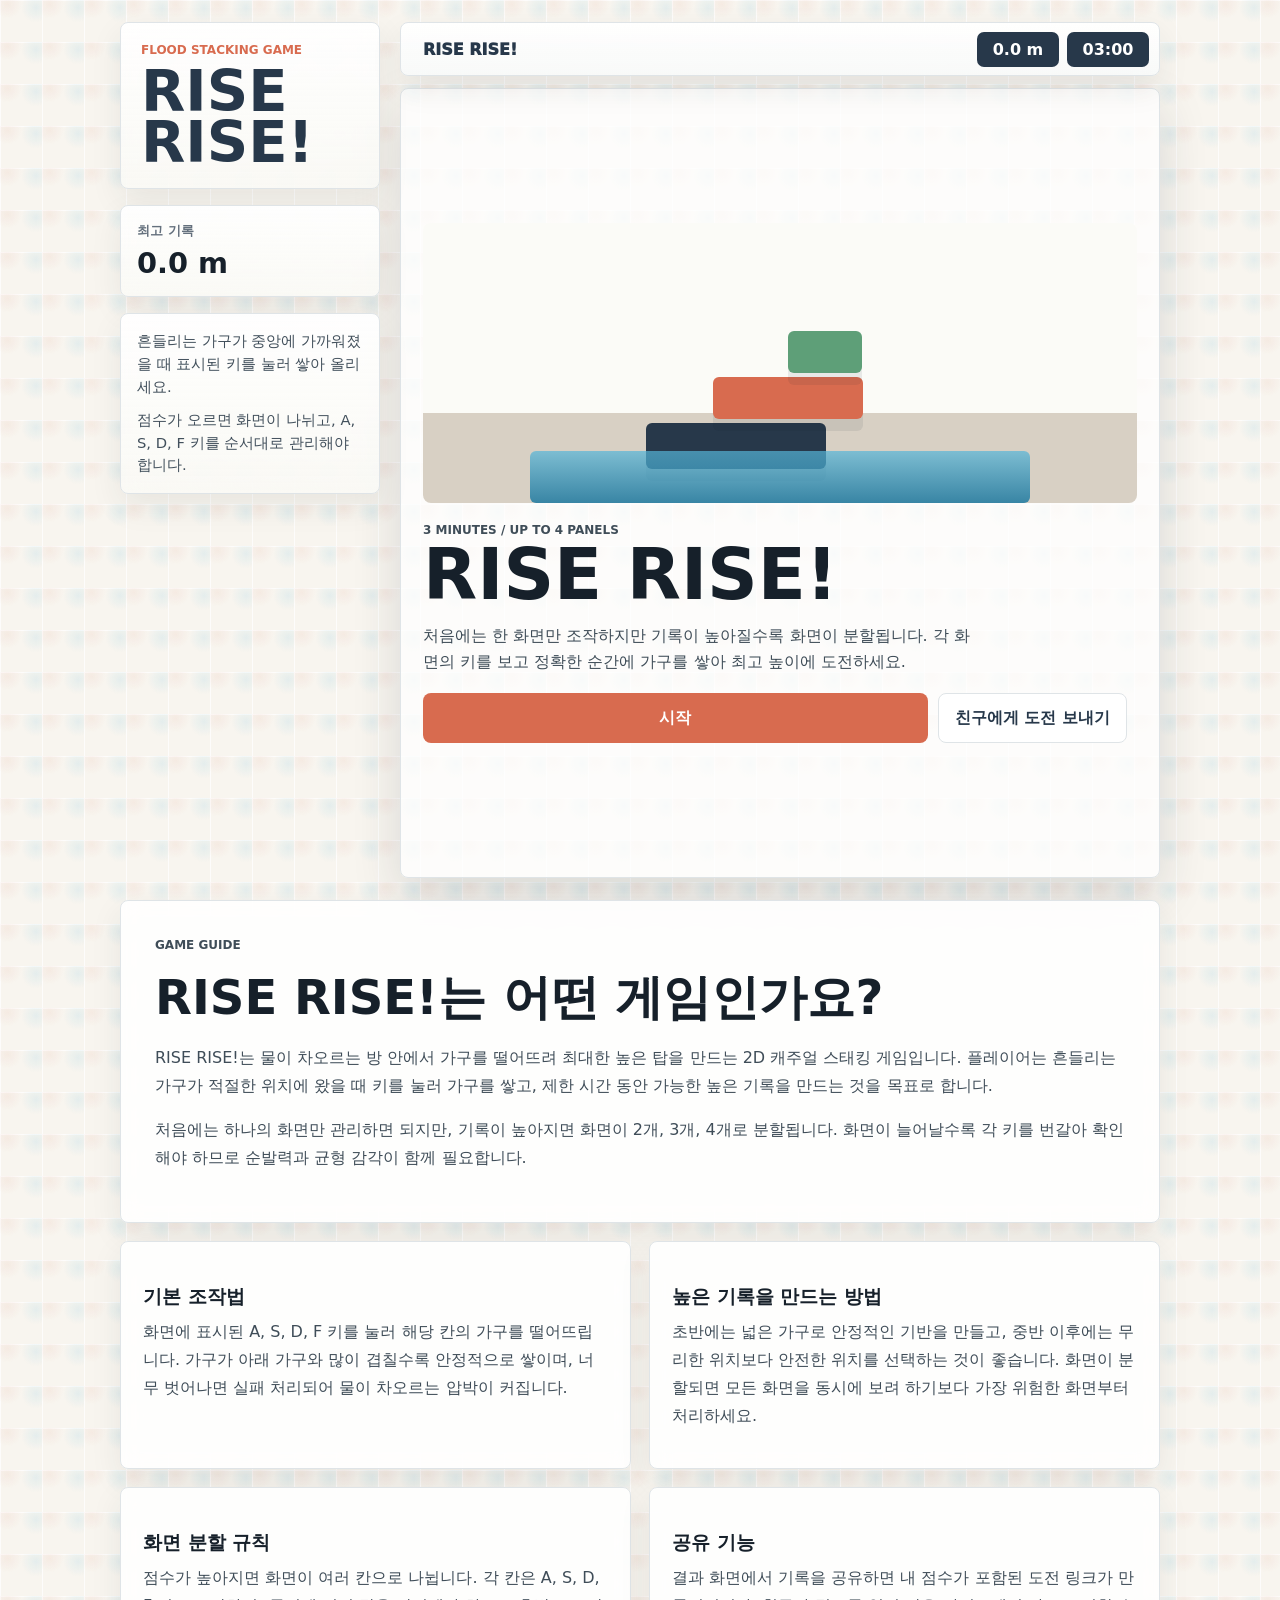
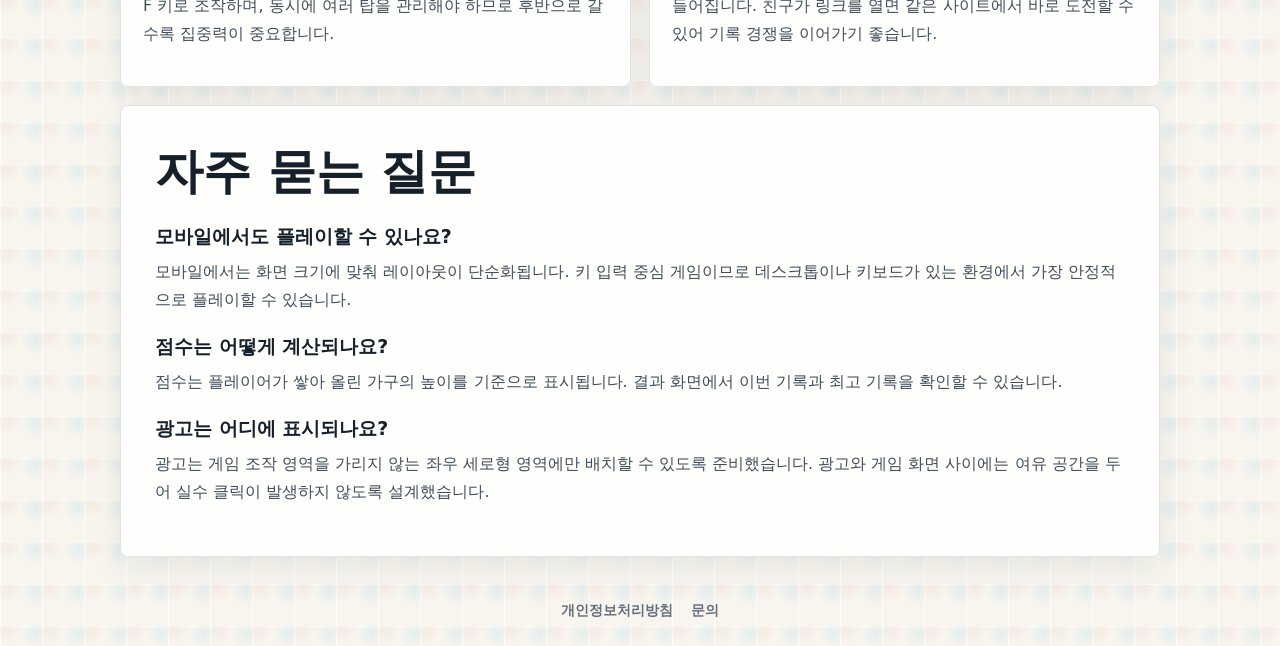
<file: index.html>
<!DOCTYPE html>
<html lang="ko">
<head>
  <meta charset="UTF-8">
  <meta name="viewport" content="width=device-width, initial-scale=1.0">
  <title>RISE RISE!</title>
  <meta name="description" content="RISE RISE!는 물이 차오르는 방에서 가구를 쌓아 최고 높이에 도전하는 캐주얼 2D 스태킹 게임입니다.">
  <meta name="robots" content="index, follow">
  <link rel="canonical" href="https://extravaganza-bit.github.io/">
  <meta property="og:type" content="website">
  <meta property="og:site_name" content="RISE RISE!">
  <meta property="og:title" content="RISE RISE!">
  <meta property="og:description" content="가구를 쌓아 물보다 높이 올라가세요. 내 기록을 공유하고 친구에게 도전장을 보내보세요.">
  <meta property="og:url" content="https://extravaganza-bit.github.io/">
  <meta name="twitter:card" content="summary">
  <meta name="twitter:title" content="RISE RISE!">
  <meta name="twitter:description" content="물 위로 가구를 쌓아 최고 기록에 도전하는 2D 스태킹 게임입니다.">
  <script async src="https://pagead2.googlesyndication.com/pagead/js/adsbygoogle.js?client=ca-pub-5984662909416316" crossorigin="anonymous"></script>
  <link rel="stylesheet" href="styles.css">
</head>
<body>
  <div class="site-frame">
    <aside class="side-ad side-ad-left" aria-label="왼쪽 광고 영역">
      <div class="side-ad-box" data-ad-slot="left-skyscraper">
        <span>Advertisements</span>
      </div>
    </aside>

    <main class="shell">
      <aside class="left-rail" aria-label="게임 정보">
        <div class="brand-block">
          <p class="kicker">flood stacking game</p>
          <h1>RISE<br>RISE!</h1>
        </div>
        <div class="stat-card">
          <span>최고 기록</span>
          <strong id="best-score">0.0 m</strong>
        </div>
        <div class="mini-guide">
          <p>흔들리는 가구가 중앙에 가까워졌을 때 표시된 키를 눌러 쌓아 올리세요.</p>
          <p>점수가 오르면 화면이 나뉘고, A, S, D, F 키를 순서대로 관리해야 합니다.</p>
        </div>
      </aside>

      <section class="game-column" aria-label="RISE RISE 게임">
        <header class="top-bar">
          <button class="ghost-button" id="home-button" type="button" aria-label="처음 화면">RISE RISE!</button>
          <div class="top-metrics" aria-live="polite">
            <span id="score-label">0.0 m</span>
            <span id="time-label">03:00</span>
          </div>
        </header>

        <section class="screen start-screen active" id="start-screen">
          <div class="start-art" aria-hidden="true">
            <div class="room-preview">
              <span class="preview-piece piano"></span>
              <span class="preview-piece sofa"></span>
              <span class="preview-piece plant"></span>
              <span class="preview-water"></span>
            </div>
          </div>
          <div class="start-copy">
            <p class="kicker">3 minutes / up to 4 panels</p>
            <h2>RISE RISE!</h2>
            <p>처음에는 한 화면만 조작하지만 기록이 높아질수록 화면이 분할됩니다. 각 화면의 키를 보고 정확한 순간에 가구를 쌓아 최고 높이에 도전하세요.</p>
          </div>

          <div class="setup-panel">
            <button class="primary-button" id="start-button" type="button">시작</button>
            <button class="secondary-button" id="share-start-button" type="button">친구에게 도전 보내기</button>
          </div>
        </section>

        <section class="screen play-screen" id="play-screen">
          <div class="battle-layout" id="battle-layout">
            <div class="main-stage">
              <canvas id="game-canvas" width="720" height="1080" aria-label="게임 화면"></canvas>
              <div class="key-strip" id="key-strip" aria-label="조작 키"></div>
            </div>
          </div>
        </section>

        <section class="screen result-screen" id="result-screen">
          <div class="result-card">
            <p class="kicker">run complete</p>
            <h2 id="result-title">0.0 m</h2>
            <p id="result-summary">기록을 확인하고 친구에게 도전장을 보내보세요.</p>
            <div class="record-grid">
              <div>
                <span>이번 기록</span>
                <strong id="final-score">0.0 m</strong>
              </div>
              <div>
                <span>최고 기록</span>
                <strong id="final-best">0.0 m</strong>
              </div>
              <div>
                <span>플레이 모드</span>
                <strong id="final-rank">싱글</strong>
              </div>
            </div>
            <div class="result-actions">
              <button class="primary-button" id="restart-button" type="button">재시작</button>
              <button class="secondary-button" id="share-score-button" type="button">기록 공유</button>
              <button class="secondary-button" id="copy-result-button" type="button">링크 복사</button>
              <button class="secondary-button" id="x-share-button" type="button">X 공유</button>
              <button class="secondary-button" id="facebook-share-button" type="button">Facebook 공유</button>
            </div>
          </div>
        </section>
      </section>
    </main>

    <aside class="side-ad side-ad-right" aria-label="오른쪽 광고 영역">
      <div class="side-ad-box" data-ad-slot="right-skyscraper">
        <span>Advertisements</span>
      </div>
    </aside>
  </div>

  <section class="publisher-content" aria-labelledby="about-title">
    <article class="content-intro">
      <p class="kicker">game guide</p>
      <h2 id="about-title">RISE RISE!는 어떤 게임인가요?</h2>
      <p>RISE RISE!는 물이 차오르는 방 안에서 가구를 떨어뜨려 최대한 높은 탑을 만드는 2D 캐주얼 스태킹 게임입니다. 플레이어는 흔들리는 가구가 적절한 위치에 왔을 때 키를 눌러 가구를 쌓고, 제한 시간 동안 가능한 높은 기록을 만드는 것을 목표로 합니다.</p>
      <p>처음에는 하나의 화면만 관리하면 되지만, 기록이 높아지면 화면이 2개, 3개, 4개로 분할됩니다. 화면이 늘어날수록 각 키를 번갈아 확인해야 하므로 순발력과 균형 감각이 함께 필요합니다.</p>
    </article>

    <div class="content-grid">
      <article>
        <h3>기본 조작법</h3>
        <p>화면에 표시된 A, S, D, F 키를 눌러 해당 칸의 가구를 떨어뜨립니다. 가구가 아래 가구와 많이 겹칠수록 안정적으로 쌓이며, 너무 벗어나면 실패 처리되어 물이 차오르는 압박이 커집니다.</p>
      </article>
      <article>
        <h3>높은 기록을 만드는 방법</h3>
        <p>초반에는 넓은 가구로 안정적인 기반을 만들고, 중반 이후에는 무리한 위치보다 안전한 위치를 선택하는 것이 좋습니다. 화면이 분할되면 모든 화면을 동시에 보려 하기보다 가장 위험한 화면부터 처리하세요.</p>
      </article>
      <article>
        <h3>화면 분할 규칙</h3>
        <p>점수가 높아지면 화면이 여러 칸으로 나뉩니다. 각 칸은 A, S, D, F 키로 조작하며, 동시에 여러 탑을 관리해야 하므로 후반으로 갈수록 집중력이 중요합니다.</p>
      </article>
      <article>
        <h3>공유 기능</h3>
        <p>결과 화면에서 기록을 공유하면 내 점수가 포함된 도전 링크가 만들어집니다. 친구가 링크를 열면 같은 사이트에서 바로 도전할 수 있어 기록 경쟁을 이어가기 좋습니다.</p>
      </article>
    </div>

    <article class="content-intro">
      <h2>자주 묻는 질문</h2>
      <h3>모바일에서도 플레이할 수 있나요?</h3>
      <p>모바일에서는 화면 크기에 맞춰 레이아웃이 단순화됩니다. 키 입력 중심 게임이므로 데스크톱이나 키보드가 있는 환경에서 가장 안정적으로 플레이할 수 있습니다.</p>
      <h3>점수는 어떻게 계산되나요?</h3>
      <p>점수는 플레이어가 쌓아 올린 가구의 높이를 기준으로 표시됩니다. 결과 화면에서 이번 기록과 최고 기록을 확인할 수 있습니다.</p>
      <h3>광고는 어디에 표시되나요?</h3>
      <p>광고는 게임 조작 영역을 가리지 않는 좌우 세로형 영역에만 배치할 수 있도록 준비했습니다. 광고와 게임 화면 사이에는 여유 공간을 두어 실수 클릭이 발생하지 않도록 설계했습니다.</p>
    </article>
  </section>

  <footer class="site-footer">
    <a href="privacy.html">개인정보처리방침</a>
    <a href="contact.html">문의</a>
  </footer>

  <div class="toast" id="toast" role="status" aria-live="polite"></div>

  <script src="script.js"></script>
</body>
</html>
</file>
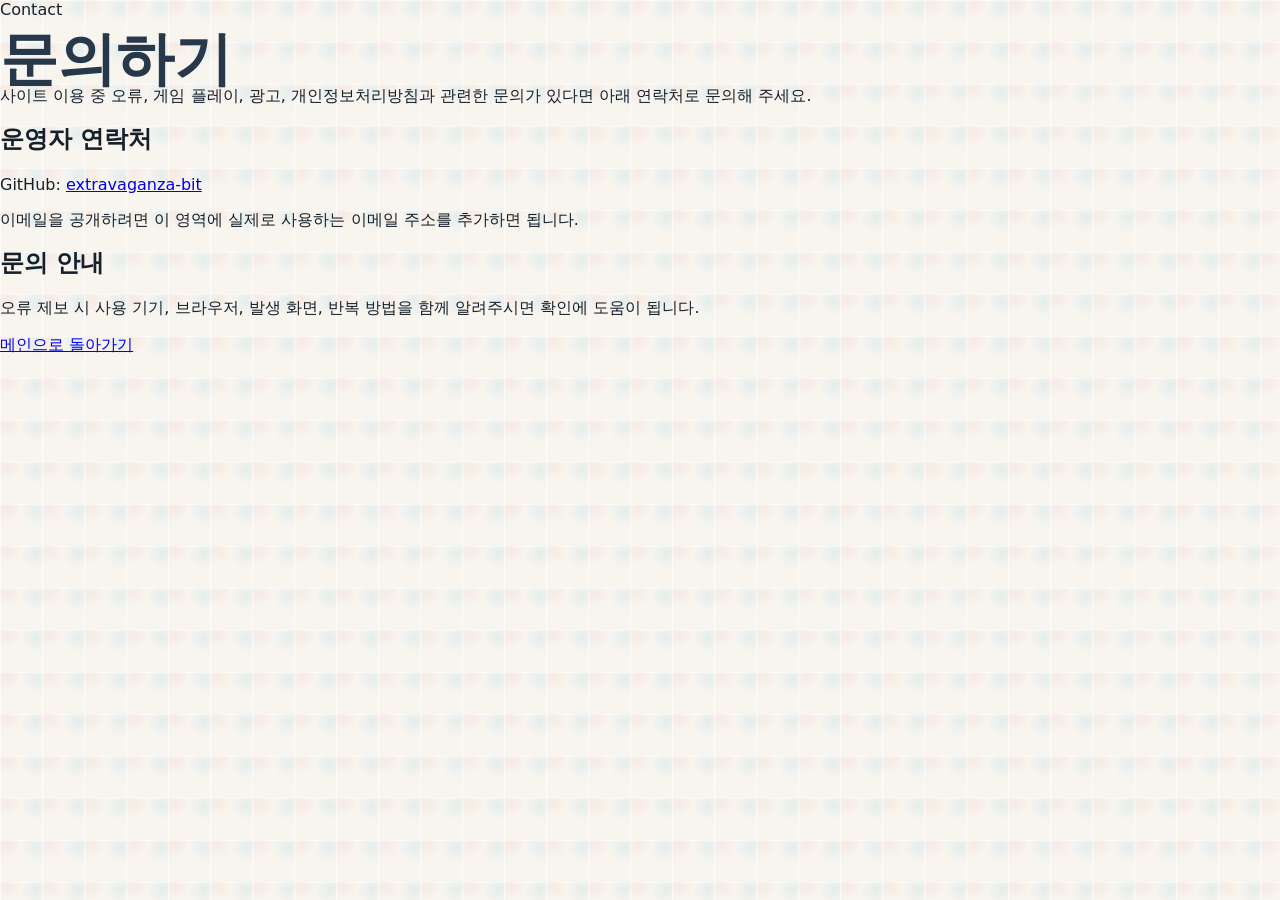
<file: contact.html>
<!DOCTYPE html>
<html lang="ko">
<head>
  <meta charset="UTF-8">
  <meta name="viewport" content="width=device-width, initial-scale=1.0">
  <title>문의하기 | RISE RISE!</title>
  <meta name="description" content="RISE RISE! 문의 안내 페이지입니다.">
  <meta name="robots" content="index, follow">
  <link rel="canonical" href="https://extravaganza-bit.github.io/contact.html">
  <link rel="stylesheet" href="styles.css">
</head>
<body class="info-page">
  <main class="policy-wrap">
    <p class="eyebrow">Contact</p>
    <h1>문의하기</h1>
    <p>사이트 이용 중 오류, 게임 플레이, 광고, 개인정보처리방침과 관련한 문의가 있다면 아래 연락처로 문의해 주세요.</p>
    <section>
      <h2>운영자 연락처</h2>
      <p>GitHub: <a href="https://github.com/extravaganza-bit" rel="noopener noreferrer">extravaganza-bit</a></p>
      <p>이메일을 공개하려면 이 영역에 실제로 사용하는 이메일 주소를 추가하면 됩니다.</p>
    </section>
    <section>
      <h2>문의 안내</h2>
      <p>오류 제보 시 사용 기기, 브라우저, 발생 화면, 반복 방법을 함께 알려주시면 확인에 도움이 됩니다.</p>
    </section>
    <a class="text-link" href="index.html">메인으로 돌아가기</a>
  </main>
</body>
</html>
</file>
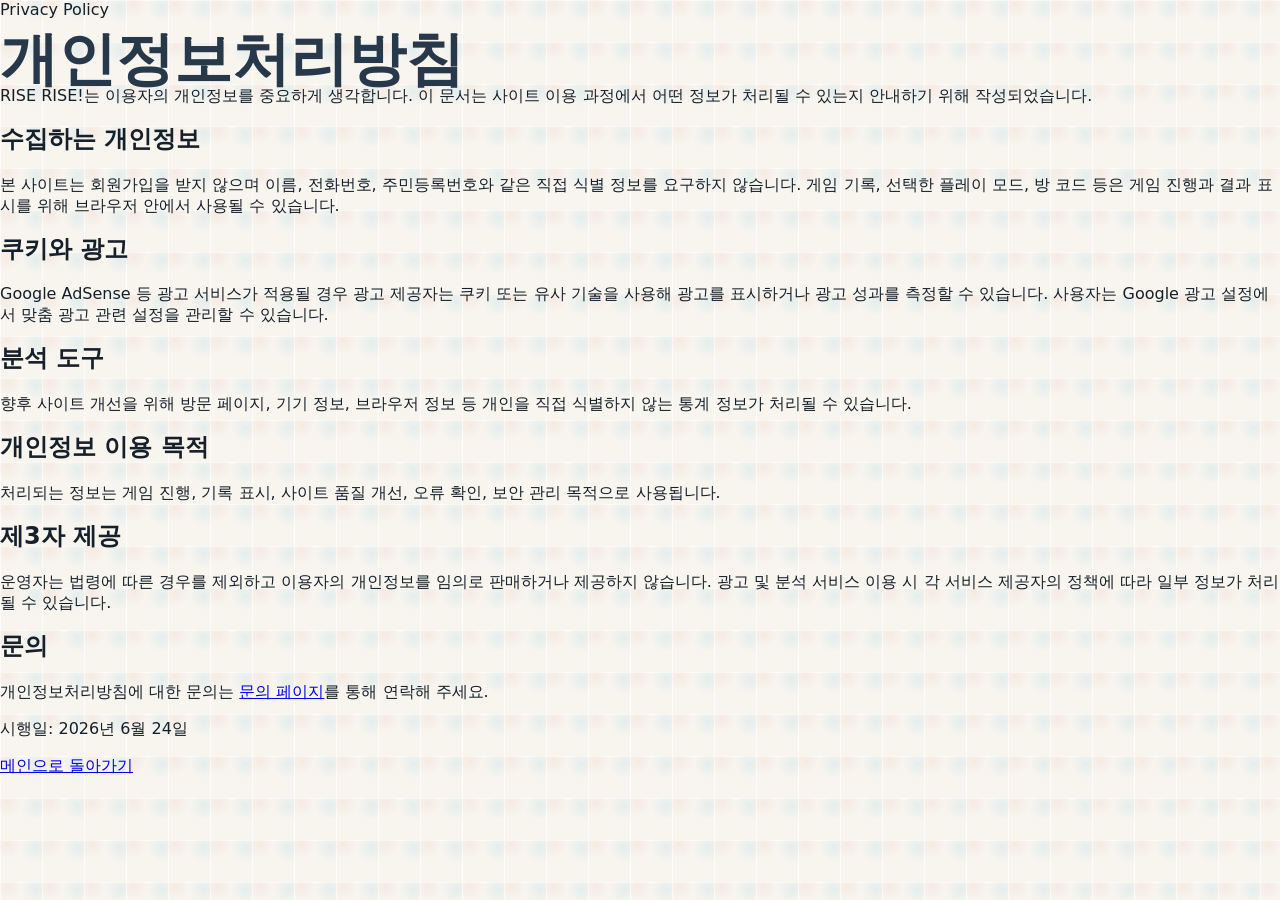
<file: privacy.html>
<!DOCTYPE html>
<html lang="ko">
<head>
  <meta charset="UTF-8">
  <meta name="viewport" content="width=device-width, initial-scale=1.0">
  <title>개인정보처리방침 | RISE RISE!</title>
  <meta name="description" content="RISE RISE! 개인정보처리방침입니다.">
  <meta name="robots" content="index, follow">
  <link rel="canonical" href="https://extravaganza-bit.github.io/privacy.html">
  <link rel="stylesheet" href="styles.css">
</head>
<body class="info-page">
  <main class="policy-wrap">
    <p class="eyebrow">Privacy Policy</p>
    <h1>개인정보처리방침</h1>
    <p>RISE RISE!는 이용자의 개인정보를 중요하게 생각합니다. 이 문서는 사이트 이용 과정에서 어떤 정보가 처리될 수 있는지 안내하기 위해 작성되었습니다.</p>

    <section>
      <h2>수집하는 개인정보</h2>
      <p>본 사이트는 회원가입을 받지 않으며 이름, 전화번호, 주민등록번호와 같은 직접 식별 정보를 요구하지 않습니다. 게임 기록, 선택한 플레이 모드, 방 코드 등은 게임 진행과 결과 표시를 위해 브라우저 안에서 사용될 수 있습니다.</p>
    </section>

    <section>
      <h2>쿠키와 광고</h2>
      <p>Google AdSense 등 광고 서비스가 적용될 경우 광고 제공자는 쿠키 또는 유사 기술을 사용해 광고를 표시하거나 광고 성과를 측정할 수 있습니다. 사용자는 Google 광고 설정에서 맞춤 광고 관련 설정을 관리할 수 있습니다.</p>
    </section>

    <section>
      <h2>분석 도구</h2>
      <p>향후 사이트 개선을 위해 방문 페이지, 기기 정보, 브라우저 정보 등 개인을 직접 식별하지 않는 통계 정보가 처리될 수 있습니다.</p>
    </section>

    <section>
      <h2>개인정보 이용 목적</h2>
      <p>처리되는 정보는 게임 진행, 기록 표시, 사이트 품질 개선, 오류 확인, 보안 관리 목적으로 사용됩니다.</p>
    </section>

    <section>
      <h2>제3자 제공</h2>
      <p>운영자는 법령에 따른 경우를 제외하고 이용자의 개인정보를 임의로 판매하거나 제공하지 않습니다. 광고 및 분석 서비스 이용 시 각 서비스 제공자의 정책에 따라 일부 정보가 처리될 수 있습니다.</p>
    </section>

    <section>
      <h2>문의</h2>
      <p>개인정보처리방침에 대한 문의는 <a href="contact.html">문의 페이지</a>를 통해 연락해 주세요.</p>
    </section>

    <p class="policy-date">시행일: 2026년 6월 24일</p>
    <a class="text-link" href="index.html">메인으로 돌아가기</a>
  </main>
</body>
</html>
</file>
<file: styles.css>
:root {
  --ink: #16202a;
  --muted: #64707d;
  --paper: #f8f5ef;
  --panel: #ffffff;
  --line: #dfe4e7;
  --water: #56b5d8;
  --water-deep: #277da1;
  --clay: #d86b4f;
  --leaf: #5e9f78;
  --sun: #e8b84f;
  --navy: #27384a;
  --shadow: 0 18px 50px rgba(31, 45, 55, 0.14);
}

* {
  box-sizing: border-box;
}

[hidden] {
  display: none !important;
}

html,
body {
  min-height: 100%;
}

body {
  margin: 0;
  color: var(--ink);
  background:
    radial-gradient(circle at 18% 10%, rgba(216, 107, 79, 0.08), transparent 28%),
    radial-gradient(circle at 86% 18%, rgba(86, 181, 216, 0.12), transparent 30%),
    linear-gradient(90deg, rgba(255,255,255,0.72) 1px, transparent 1px),
    linear-gradient(180deg, rgba(255,255,255,0.72) 1px, transparent 1px),
    var(--paper);
  background-size: 42px 42px;
  font-family: Pretendard, Inter, ui-sans-serif, system-ui, -apple-system, BlinkMacSystemFont, "Segoe UI", sans-serif;
}

button,
select {
  font: inherit;
}

button {
  border: 0;
  cursor: pointer;
}

.site-frame {
  width: 100%;
  min-height: 100vh;
  display: grid;
  grid-template-columns: 160px minmax(0, auto) 160px;
  gap: clamp(90px, 8vw, 150px);
  justify-content: center;
  align-items: start;
  padding: 0 18px;
}

.side-ad {
  position: sticky;
  top: 22px;
  display: flex;
  justify-content: center;
  padding-top: 22px;
}

.side-ad-box {
  width: 160px;
  min-height: 600px;
  display: grid;
  place-items: center;
  border: 1px solid rgba(39, 56, 74, 0.14);
  border-radius: 8px;
  color: rgba(39, 56, 74, 0.42);
  background: rgba(255, 255, 255, 0.5);
  font-size: 0.72rem;
  font-weight: 900;
  text-align: center;
  writing-mode: vertical-rl;
  text-orientation: mixed;
}

.shell {
  min-height: 100vh;
  display: grid;
  grid-template-columns: minmax(180px, 260px) minmax(320px, 760px);
  gap: 20px;
  justify-content: center;
  padding: 22px 0;
}

.left-rail {
  display: grid;
  align-content: start;
  gap: 16px;
}

.brand-block,
.stat-card,
.mini-guide {
  border: 1px solid var(--line);
  border-radius: 8px;
  background: linear-gradient(180deg, rgba(255, 255, 255, 0.92), rgba(250, 250, 246, 0.82));
  box-shadow: 0 12px 32px rgba(38, 50, 56, 0.08);
  backdrop-filter: blur(10px);
}

.brand-block {
  padding: 20px;
}

.kicker {
  margin: 0 0 10px;
  color: var(--clay);
  font-size: 0.75rem;
  font-weight: 900;
  letter-spacing: 0;
  text-transform: uppercase;
}

h1,
h2,
p {
  margin-top: 0;
}

h1 {
  margin-bottom: 0;
  color: var(--navy);
  font-size: 3.6rem;
  line-height: 0.88;
}

.stat-card,
.mini-guide {
  padding: 16px;
}

.stat-card span,
.record-grid span {
  display: block;
  margin-bottom: 6px;
  color: var(--muted);
  font-size: 0.82rem;
  font-weight: 800;
}

.stat-card strong {
  font-size: 1.8rem;
}

.mini-guide p {
  margin-bottom: 10px;
  color: #42505c;
  font-size: 0.92rem;
  line-height: 1.55;
}

.mini-guide p:last-child {
  margin-bottom: 0;
}

.game-column {
  min-height: calc(100vh - 44px);
  display: grid;
  grid-template-rows: auto 1fr;
  gap: 12px;
}

.top-bar {
  min-height: 52px;
  display: flex;
  align-items: center;
  justify-content: space-between;
  gap: 12px;
  padding: 8px 10px;
  border: 1px solid var(--line);
  border-radius: 8px;
  background: linear-gradient(180deg, rgba(255, 255, 255, 0.94), rgba(248, 250, 250, 0.84));
  box-shadow: 0 12px 32px rgba(38, 50, 56, 0.08);
  backdrop-filter: blur(12px);
}

.ghost-button {
  min-height: 36px;
  padding: 0 12px;
  border-radius: 7px;
  color: var(--navy);
  background: transparent;
  font-weight: 1000;
}

.top-metrics {
  display: flex;
  gap: 8px;
}

.top-metrics span {
  min-width: 82px;
  padding: 8px 10px;
  border-radius: 7px;
  color: white;
  background: var(--navy);
  text-align: center;
  font-weight: 900;
}

.screen {
  display: none;
}

.screen.active {
  display: grid;
}

.start-screen {
  align-content: center;
  gap: 18px;
  padding: 22px;
  border: 1px solid var(--line);
  border-radius: 8px;
  background: rgba(255, 255, 255, 0.74);
  box-shadow: var(--shadow);
  overflow: hidden;
}

.start-art {
  min-height: 280px;
  display: grid;
  place-items: end center;
  border-radius: 8px;
  background: linear-gradient(#fbfbf7 0 68%, #d8d0c4 68% 100%);
  overflow: hidden;
}

.room-preview {
  position: relative;
  width: min(420px, 84%);
  height: 240px;
}

.preview-piece,
.preview-water {
  position: absolute;
  display: block;
  border-radius: 6px;
}

.preview-piece {
  box-shadow: 0 12px 0 rgba(22, 32, 42, 0.08);
}

.piano {
  left: 18%;
  bottom: 34px;
  width: 180px;
  height: 46px;
  background: var(--navy);
}

.sofa {
  left: 34%;
  bottom: 84px;
  width: 150px;
  height: 42px;
  background: var(--clay);
}

.plant {
  left: 52%;
  bottom: 130px;
  width: 74px;
  height: 42px;
  background: var(--leaf);
}

.preview-water {
  inset: auto -40px 0;
  height: 52px;
  background: linear-gradient(180deg, rgba(86,181,216,0.7), rgba(39,125,161,0.9));
}

.start-copy h2 {
  margin-bottom: 12px;
  font-size: clamp(2rem, 8vw, 4.4rem);
  line-height: 1;
}

.start-copy p {
  max-width: 560px;
  margin-bottom: 0;
  color: #3f4d58;
  line-height: 1.65;
}

.setup-panel {
  display: grid;
  grid-template-columns: 1fr auto auto;
  gap: 10px;
  align-items: end;
}

.setup-panel label {
  grid-column: 1 / -1;
  color: var(--muted);
  font-size: 0.85rem;
  font-weight: 900;
}

select,
.primary-button,
.secondary-button {
  min-height: 50px;
  border-radius: 8px;
  padding: 0 16px;
  font-weight: 900;
}

select {
  width: 100%;
  border: 1px solid var(--line);
  color: var(--ink);
  background: white;
}

.battle-room {
  display: grid;
  grid-template-columns: minmax(140px, 1fr) minmax(120px, 180px);
  gap: 10px;
  align-items: end;
  padding: 14px;
  border: 1px solid rgba(39, 56, 74, 0.14);
  border-radius: 8px;
  background: rgba(255, 255, 255, 0.82);
}

.room-code-card {
  display: grid;
  grid-template-columns: 1fr auto;
  gap: 8px;
  align-items: center;
  padding: 12px;
  border: 1px solid var(--line);
  border-radius: 8px;
  background: #fbfbf7;
}

.room-code-card span,
.room-input-label {
  color: var(--muted);
  font-size: 0.78rem;
  font-weight: 900;
  text-transform: uppercase;
}

.room-code-card strong {
  grid-column: 1;
  color: var(--navy);
  font-size: 2rem;
  line-height: 1;
  letter-spacing: 0.08em;
}

.compact-button {
  grid-row: 1 / span 2;
  grid-column: 2;
  min-height: 40px;
  padding: 0 12px;
  white-space: nowrap;
}

.room-input-label {
  align-self: start;
  margin-bottom: -4px;
}

#room-code-input {
  width: 100%;
  min-height: 50px;
  border: 1px solid var(--line);
  border-radius: 8px;
  padding: 0 14px;
  color: var(--navy);
  background: white;
  font: inherit;
  font-size: 1.1rem;
  font-weight: 1000;
  letter-spacing: 0.12em;
  text-transform: uppercase;
}

.room-slots {
  grid-column: 1 / -1;
  display: grid;
  grid-template-columns: repeat(4, 1fr);
  gap: 8px;
}

.room-slot {
  min-height: 42px;
  display: grid;
  place-items: center;
  border: 1px solid var(--line);
  border-radius: 8px;
  color: var(--muted);
  background: white;
  font-size: 0.86rem;
  font-weight: 900;
}

.room-slot.joined {
  color: white;
  background: var(--navy);
}

.primary-button {
  color: white;
  background: var(--clay);
}

.secondary-button {
  border: 1px solid var(--line);
  color: var(--navy);
  background: white;
}

.play-screen {
  min-height: 0;
  gap: 10px;
}

.battle-room-hud {
  display: flex;
  align-items: center;
  justify-content: space-between;
  gap: 10px;
  min-height: 46px;
  padding: 8px 12px;
  border: 1px solid var(--line);
  border-radius: 8px;
  background: rgba(255, 255, 255, 0.9);
  box-shadow: 0 10px 26px rgba(38, 50, 56, 0.08);
}

.battle-room-hud span {
  color: var(--navy);
  font-weight: 1000;
  letter-spacing: 0.06em;
}

.battle-room-hud strong {
  min-width: 58px;
  padding: 7px 10px;
  border-radius: 7px;
  color: white;
  background: var(--clay);
  text-align: center;
}

.battle-layout {
  min-height: 0;
  display: grid;
  grid-template-columns: minmax(0, 1fr) 142px;
  gap: 12px;
  transition: grid-template-columns 0.42s ease, gap 0.42s ease;
}

.battle-layout.players-1 {
  grid-template-columns: minmax(0, 1fr);
}

.battle-layout.players-1 .rivals-panel {
  display: none;
}

.main-stage {
  position: relative;
  min-height: 0;
  border: 1px solid var(--line);
  border-radius: 8px;
  background: linear-gradient(180deg, #ffffff, #f6f4ed);
  box-shadow: 0 24px 70px rgba(31, 45, 55, 0.18);
  overflow: hidden;
  transition: transform 0.42s ease, box-shadow 0.42s ease;
}

canvas {
  display: block;
  width: 100%;
  height: min(calc(100vh - 132px), 920px);
  min-height: 560px;
  background: #fbfbf7;
  pointer-events: auto;
  touch-action: manipulation;
}

.key-strip {
  position: absolute;
  left: 10px;
  right: 10px;
  bottom: 10px;
  display: grid;
  grid-template-columns: repeat(4, 1fr);
  gap: 8px;
  pointer-events: none;
}

.key-pill {
  min-height: 42px;
  display: grid;
  place-items: center;
  border: 1px solid rgba(22, 32, 42, 0.18);
  border-radius: 8px;
  color: var(--ink);
  background: rgba(255, 255, 255, 0.84);
  font-weight: 1000;
  box-shadow: 0 8px 18px rgba(22, 32, 42, 0.1);
  transition: background 0.28s ease, color 0.28s ease, transform 0.28s ease;
}

.key-pill.live {
  color: white;
  background: var(--navy);
  transform: translateY(-1px);
}

.rivals-panel {
  display: grid;
  gap: 10px;
  align-content: start;
  transition: opacity 0.34s ease, transform 0.34s ease;
}

.rival-card {
  border: 1px solid var(--line);
  border-radius: 8px;
  background: rgba(255, 255, 255, 0.88);
  overflow: hidden;
  box-shadow: 0 10px 26px rgba(38, 50, 56, 0.1);
  animation: panelSlideIn 0.42s ease both;
}

.rival-card canvas {
  width: 100%;
  height: 146px;
  min-height: 0;
}

.rival-score {
  display: flex;
  justify-content: space-between;
  gap: 6px;
  padding: 9px 10px;
  color: var(--ink);
  font-size: 0.82rem;
  font-weight: 900;
}

@keyframes panelSlideIn {
  from {
    opacity: 0;
    transform: translateX(12px) scale(0.98);
  }

  to {
    opacity: 1;
    transform: translateX(0) scale(1);
  }
}

.result-screen {
  align-content: center;
}

.result-card {
  padding: 22px;
  border: 1px solid var(--line);
  border-radius: 8px;
  background: rgba(255, 255, 255, 0.9);
  box-shadow: var(--shadow);
}

.result-card h2 {
  margin-bottom: 8px;
  font-size: clamp(3rem, 12vw, 5.6rem);
  line-height: 1;
}

.result-card p {
  color: #3f4d58;
}

.record-grid {
  display: grid;
  grid-template-columns: repeat(3, 1fr);
  gap: 10px;
  margin: 20px 0;
}

.record-grid div {
  min-height: 88px;
  padding: 14px;
  border: 1px solid var(--line);
  border-radius: 8px;
  background: #fbfbf7;
}

.record-grid strong {
  font-size: 1.45rem;
}

.result-actions {
  display: grid;
  grid-template-columns: repeat(2, minmax(0, 1fr));
  gap: 10px;
}

.site-footer {
  width: min(100% - 44px, 1080px);
  margin: 0 auto 26px;
  display: flex;
  justify-content: center;
  gap: 18px;
  color: var(--muted);
  font-size: 0.88rem;
  font-weight: 800;
}

.site-footer a {
  color: inherit;
  text-decoration: none;
}

.site-footer a:hover {
  color: var(--navy);
}

.toast {
  position: fixed;
  left: 50%;
  bottom: 20px;
  z-index: 10;
  transform: translate(-50%, 120px);
  max-width: min(420px, calc(100vw - 32px));
  padding: 12px 16px;
  border-radius: 8px;
  color: white;
  background: var(--navy);
  font-weight: 800;
  opacity: 0;
  transition: transform 180ms ease, opacity 180ms ease;
}

.publisher-content {
  width: min(1040px, calc(100% - 44px));
  margin: 0 auto 44px;
  display: grid;
  gap: 18px;
}

.content-intro,
.content-grid article {
  border: 1px solid var(--line);
  border-radius: 8px;
  background: rgba(255, 255, 255, 0.88);
  box-shadow: 0 12px 32px rgba(38, 50, 56, 0.08);
  backdrop-filter: blur(10px);
}

.content-intro {
  padding: clamp(20px, 4vw, 34px);
}

.content-intro h2 {
  margin-bottom: 14px;
  font-size: clamp(1.8rem, 5vw, 3rem);
}

.content-intro h3,
.content-grid h3 {
  margin: 20px 0 8px;
  font-size: 1.18rem;
}

.content-intro p,
.content-grid p {
  color: #3f4d58;
  line-height: 1.75;
}

.content-grid {
  display: grid;
  grid-template-columns: repeat(2, minmax(0, 1fr));
  gap: 18px;
}

.content-grid article {
  padding: 22px;
}

.toast.show {
  transform: translate(-50%, 0);
  opacity: 1;
}

@media (max-width: 1640px) {
  .site-frame {
    display: block;
    padding: 0;
  }

  .side-ad {
    display: none;
  }

  .shell {
    padding: 22px;
  }
}

@media (max-width: 980px) {
  .site-frame {
    display: block;
    padding: 0;
  }

  .side-ad {
    display: none;
  }

  .shell {
    grid-template-columns: minmax(320px, 720px);
    padding: 12px;
  }

  .left-rail {
    display: none;
  }

  .game-column {
    min-height: calc(100vh - 24px);
  }
}

@media (max-width: 680px) {
  .top-bar {
    position: sticky;
    top: 0;
    z-index: 3;
  }

  .start-screen {
    padding: 14px;
  }

  .start-art {
    min-height: 210px;
  }

  .room-preview {
    height: 190px;
  }

  .setup-panel,
  .record-grid,
  .result-actions {
    grid-template-columns: 1fr;
  }

  .battle-room {
    grid-template-columns: 1fr;
  }

  .room-code-card,
  .room-slots {
    grid-column: auto;
  }

  .room-slots {
    grid-template-columns: repeat(2, 1fr);
  }

  .battle-layout {
    grid-template-columns: 1fr;
  }

  canvas {
    height: calc(100vh - 124px);
    min-height: 520px;
  }

  .rivals-panel {
    position: absolute;
    top: 76px;
    right: 18px;
    z-index: 2;
    width: 96px;
    gap: 6px;
    pointer-events: none;
  }

  .rival-card canvas {
    display: none;
  }

  .rival-score {
    display: grid;
    gap: 1px;
    padding: 7px 8px;
    border-radius: 8px;
    background: rgba(255,255,255,0.9);
    font-size: 0.72rem;
    text-align: right;
  }

  .key-strip {
    grid-template-columns: repeat(2, 1fr);
  }

  .publisher-content {
    width: calc(100% - 24px);
  }

  .content-grid {
    grid-template-columns: 1fr;
  }
}
</file>
